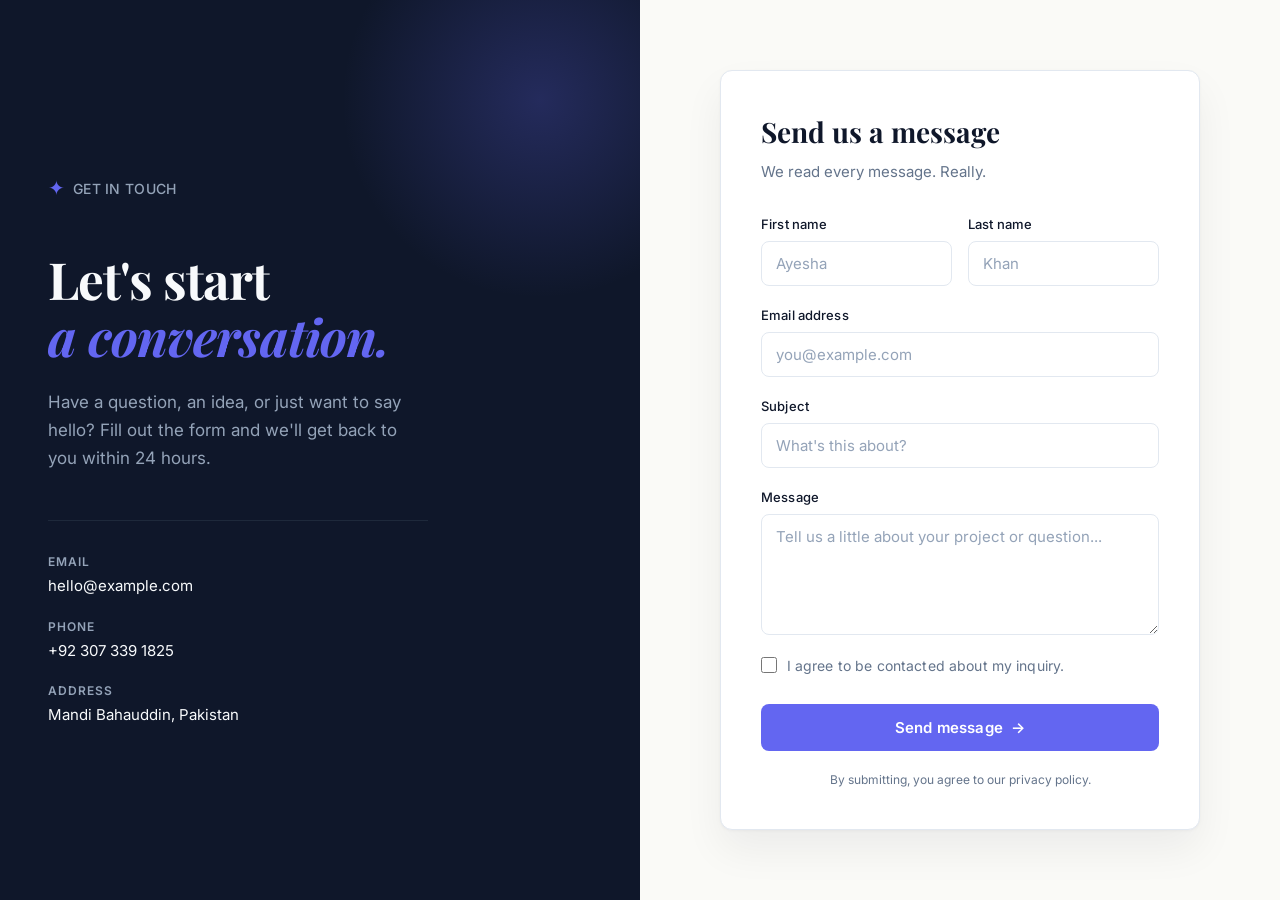
<file: task1-contact-form/index.html>
<!DOCTYPE html>
<html lang="en">
<head>
    <meta charset="UTF-8">
    <meta name="viewport" content="width=device-width, initial-scale=1.0">
    <title>Contact Us | Get in Touch</title>
    <link rel="preconnect" href="https://fonts.googleapis.com">
    <link rel="preconnect" href="https://fonts.gstatic.com" crossorigin>
    <link href="https://fonts.googleapis.com/css2?family=Inter:wght@400;500;600;700&family=Playfair+Display:wght@600;700&display=swap" rel="stylesheet">
    <link rel="stylesheet" href="style.css">
</head>
<body>
    <main class="page">
        <!-- Left panel: brand / info -->
        <section class="info-panel">
            <div class="info-inner">
                <div class="logo">
                    <span class="logo-mark">✦</span>
                    <span class="logo-text">Get in touch</span>
                </div>

                <h1 class="headline">
                    Let's start<br>
                    <span class="accent">a conversation.</span>
                </h1>

                <p class="lede">
                    Have a question, an idea, or just want to say hello? Fill out the form and we'll get back to you within 24 hours.
                </p>

                <ul class="contact-list">
                    <li>
                        <span class="contact-label">Email</span>
                        <span class="contact-value">hello@example.com</span>
                    </li>
                    <li>
                        <span class="contact-label">Phone</span>
                        <span class="contact-value">+92 307 339 1825</span>
                    </li>
                    <li>
                        <span class="contact-label">Address</span>
                        <span class="contact-value">Mandi Bahauddin, Pakistan</span>
                    </li>
                </ul>
            </div>
        </section>

        <!-- Right panel: the form -->
        <section class="form-panel">
            <form class="contact-form" action="#" method="POST">
                <h2 class="form-title">Send us a message</h2>
                <p class="form-sub">We read every message. Really.</p>

                <div class="row">
                    <div class="field">
                        <label for="firstName">First name</label>
                        <input type="text" id="firstName" name="firstName" placeholder="Ayesha" required>
                    </div>
                    <div class="field">
                        <label for="lastName">Last name</label>
                        <input type="text" id="lastName" name="lastName" placeholder="Khan" required>
                    </div>
                </div>

                <div class="field">
                    <label for="email">Email address</label>
                    <input type="email" id="email" name="email" placeholder="you@example.com" required>
                </div>

                <div class="field">
                    <label for="subject">Subject</label>
                    <input type="text" id="subject" name="subject" placeholder="What's this about?" required>
                </div>

                <div class="field">
                    <label for="message">Message</label>
                    <textarea id="message" name="message" rows="5" placeholder="Tell us a little about your project or question..." required></textarea>
                </div>

                <div class="field checkbox-field">
                    <input type="checkbox" id="agree" name="agree" required>
                    <label for="agree">I agree to be contacted about my inquiry.</label>
                </div>

                <button type="submit" class="submit-btn">
                    Send message
                    <span class="arrow">→</span>
                </button>

                <p class="fine-print">By submitting, you agree to our privacy policy.</p>
            </form>
        </section>
    </main>
</body>
</html>
</file>
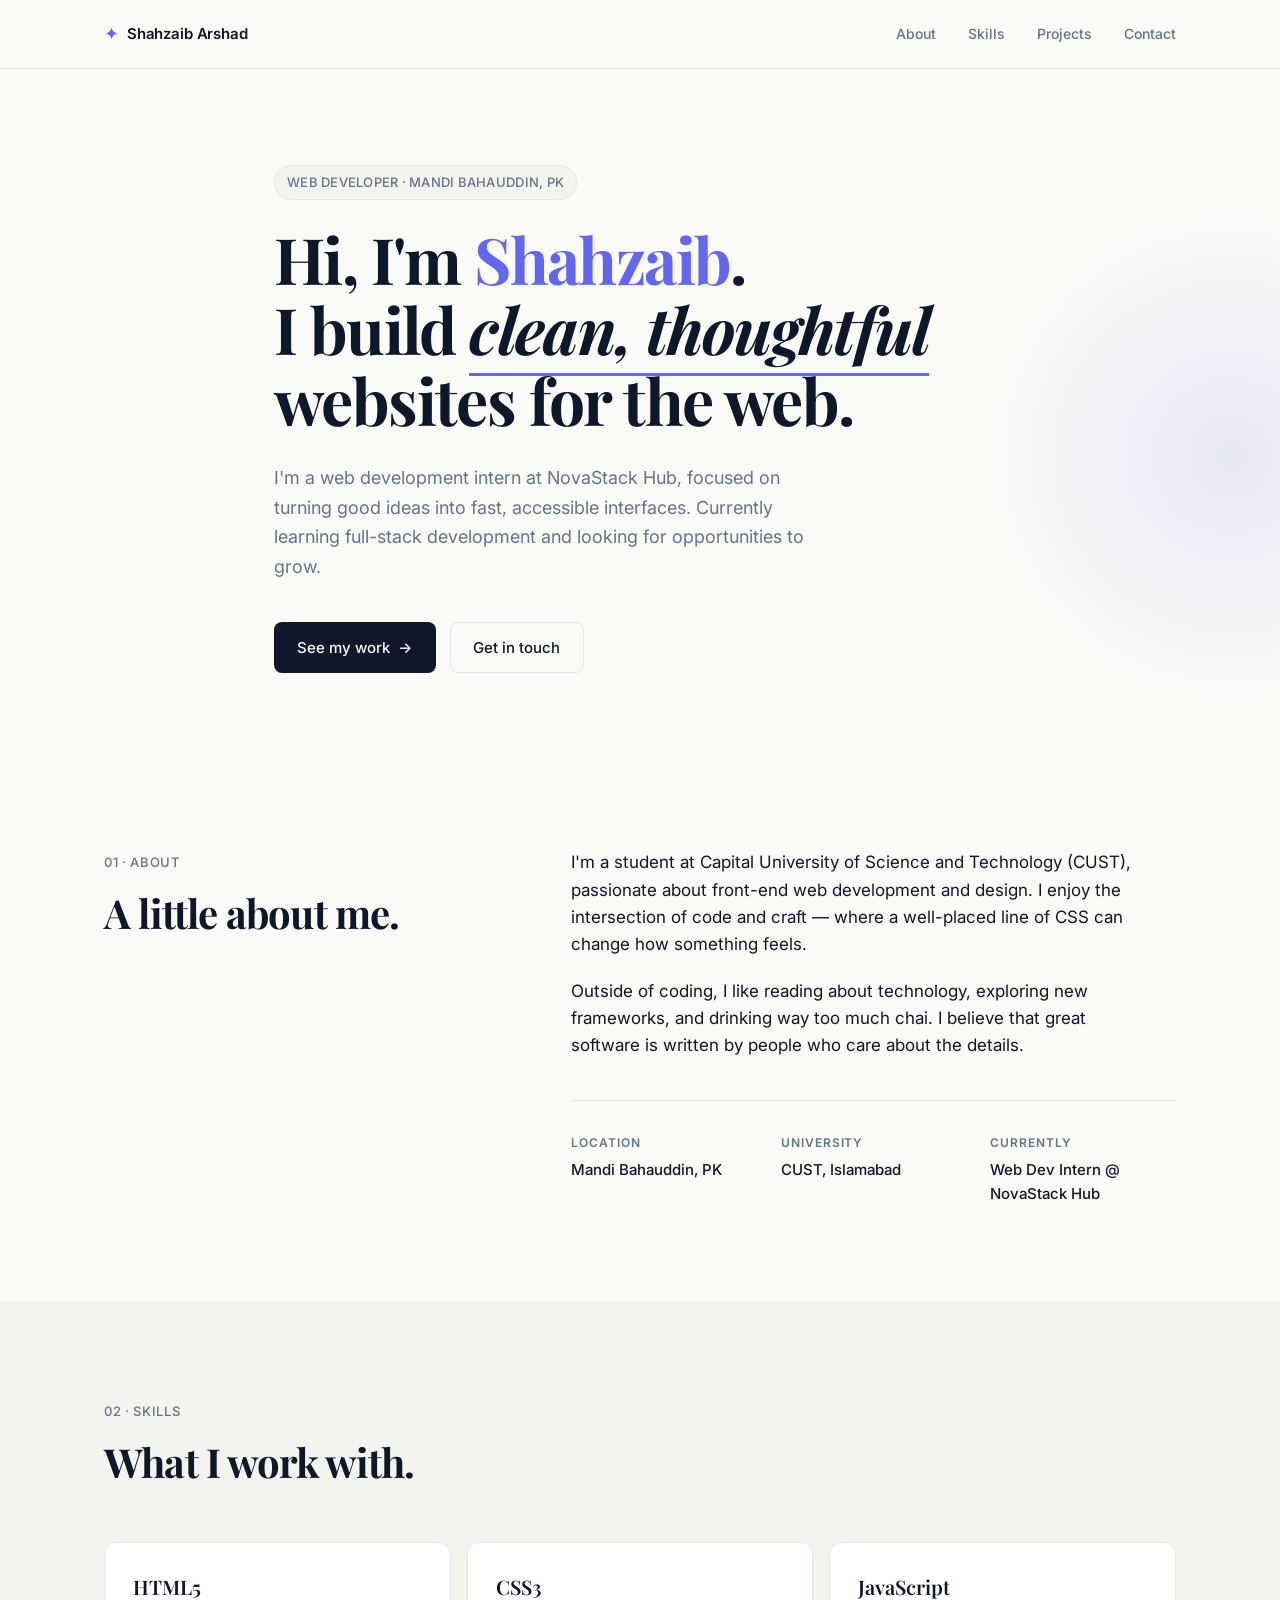
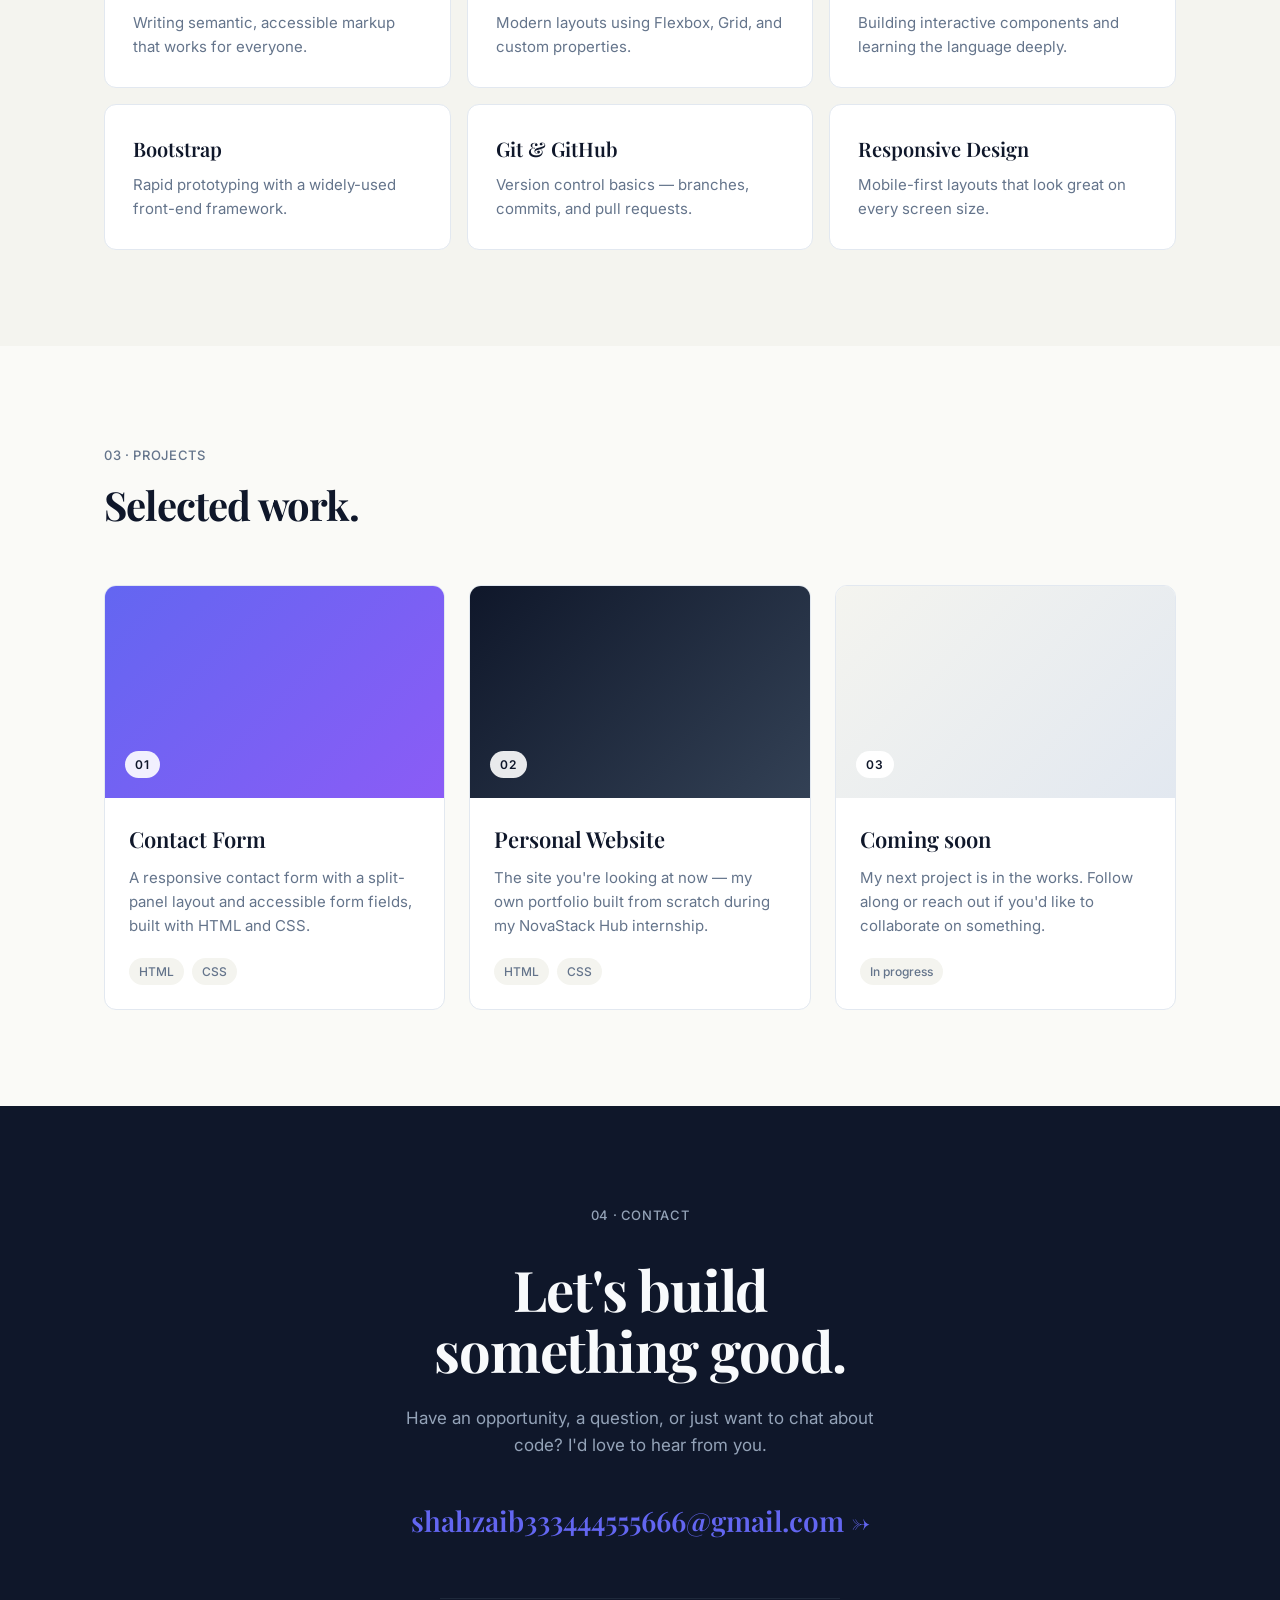
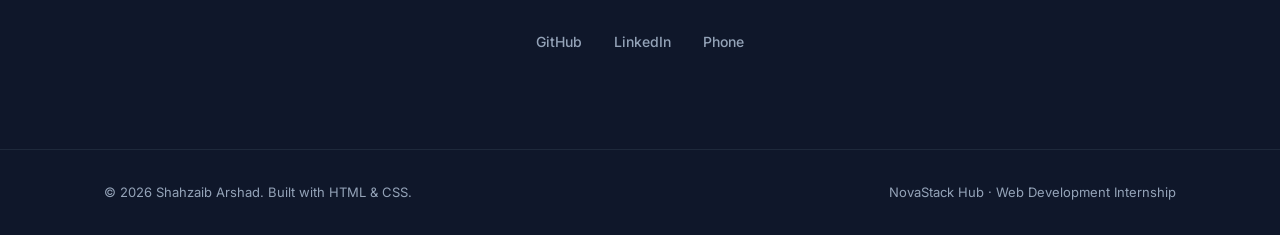
<file: task2-personal-website/index.html>
<!DOCTYPE html>
<html lang="en">
<head>
    <meta charset="UTF-8">
    <meta name="viewport" content="width=device-width, initial-scale=1.0">
    <title>Shahzaib Arshad — Web Developer</title>
    <link rel="preconnect" href="https://fonts.googleapis.com">
    <link rel="preconnect" href="https://fonts.gstatic.com" crossorigin>
    <link href="https://fonts.googleapis.com/css2?family=Inter:wght@400;500;600;700&family=Playfair+Display:wght@600;700&display=swap" rel="stylesheet">
    <link rel="stylesheet" href="style.css">
</head>
<body>

    <!-- ============ NAVIGATION ============ -->
    <nav class="nav">
        <div class="container nav-inner">
            <a href="#" class="nav-brand">
                <span class="brand-mark">✦</span>
                <span>Shahzaib Arshad</span>
            </a>
            <ul class="nav-links">
                <li><a href="#about">About</a></li>
                <li><a href="#skills">Skills</a></li>
                <li><a href="#projects">Projects</a></li>
                <li><a href="#contact">Contact</a></li>
            </ul>
        </div>
    </nav>

    <!-- ============ HERO ============ -->
    <header class="hero">
        <div class="container hero-inner">
            <span class="eyebrow">Web Developer · Mandi Bahauddin, PK</span>

            <h1 class="hero-title">
                Hi, I'm <span class="hero-name">Shahzaib</span>.<br>
                I build <span class="hero-accent">clean, thoughtful</span><br>
                websites for the web.
            </h1>

            <p class="hero-lede">
                I'm a web development intern at NovaStack Hub, focused on turning good ideas into fast, accessible interfaces. Currently learning full-stack development and looking for opportunities to grow.
            </p>

            <div class="hero-actions">
                <a href="#projects" class="btn btn-primary">See my work <span class="arrow">→</span></a>
                <a href="#contact" class="btn btn-secondary">Get in touch</a>
            </div>
        </div>
    </header>

    <!-- ============ ABOUT ============ -->
    <section id="about" class="section">
        <div class="container about-grid">
            <div class="section-head">
                <span class="section-label">01 · About</span>
                <h2 class="section-title">A little about me.</h2>
            </div>

            <div class="about-content">
                <p>
                    I'm a student at Capital University of Science and Technology (CUST), passionate about front-end web development and design. I enjoy the intersection of code and craft — where a well-placed line of CSS can change how something feels.
                </p>
                <p>
                    Outside of coding, I like reading about technology, exploring new frameworks, and drinking way too much chai. I believe that great software is written by people who care about the details.
                </p>

                <dl class="facts">
                    <div>
                        <dt>Location</dt>
                        <dd>Mandi Bahauddin, PK</dd>
                    </div>
                    <div>
                        <dt>University</dt>
                        <dd>CUST, Islamabad</dd>
                    </div>
                    <div>
                        <dt>Currently</dt>
                        <dd>Web Dev Intern @ NovaStack Hub</dd>
                    </div>
                </dl>
            </div>
        </div>
    </section>

    <!-- ============ SKILLS ============ -->
    <section id="skills" class="section section-alt">
        <div class="container">
            <div class="section-head">
                <span class="section-label">02 · Skills</span>
                <h2 class="section-title">What I work with.</h2>
            </div>

            <div class="skills-grid">
                <article class="skill-card">
                    <h3>HTML5</h3>
                    <p>Writing semantic, accessible markup that works for everyone.</p>
                </article>

                <article class="skill-card">
                    <h3>CSS3</h3>
                    <p>Modern layouts using Flexbox, Grid, and custom properties.</p>
                </article>

                <article class="skill-card">
                    <h3>JavaScript</h3>
                    <p>Building interactive components and learning the language deeply.</p>
                </article>

                <article class="skill-card">
                    <h3>Bootstrap</h3>
                    <p>Rapid prototyping with a widely-used front-end framework.</p>
                </article>

                <article class="skill-card">
                    <h3>Git & GitHub</h3>
                    <p>Version control basics — branches, commits, and pull requests.</p>
                </article>

                <article class="skill-card">
                    <h3>Responsive Design</h3>
                    <p>Mobile-first layouts that look great on every screen size.</p>
                </article>
            </div>
        </div>
    </section>

    <!-- ============ PROJECTS ============ -->
    <section id="projects" class="section">
        <div class="container">
            <div class="section-head">
                <span class="section-label">03 · Projects</span>
                <h2 class="section-title">Selected work.</h2>
            </div>

            <div class="projects-grid">
                <!-- Project 1 -->
                <article class="project">
                    <div class="project-thumb project-thumb-1">
                        <span class="project-tag">01</span>
                    </div>
                    <div class="project-body">
                        <h3>Contact Form</h3>
                        <p>A responsive contact form with a split-panel layout and accessible form fields, built with HTML and CSS.</p>
                        <div class="project-meta">
                            <span>HTML</span>
                            <span>CSS</span>
                        </div>
                    </div>
                </article>

                <!-- Project 2 -->
                <article class="project">
                    <div class="project-thumb project-thumb-2">
                        <span class="project-tag">02</span>
                    </div>
                    <div class="project-body">
                        <h3>Personal Website</h3>
                        <p>The site you're looking at now — my own portfolio built from scratch during my NovaStack Hub internship.</p>
                        <div class="project-meta">
                            <span>HTML</span>
                            <span>CSS</span>
                        </div>
                    </div>
                </article>

                <!-- Project 3 - REPLACE with your own -->
                <article class="project">
                    <div class="project-thumb project-thumb-3">
                        <span class="project-tag">03</span>
                    </div>
                    <div class="project-body">
                        <h3>Coming soon</h3>
                        <p>My next project is in the works. Follow along or reach out if you'd like to collaborate on something.</p>
                        <div class="project-meta">
                            <span>In progress</span>
                        </div>
                    </div>
                </article>
            </div>
        </div>
    </section>

    <!-- ============ CONTACT / FOOTER ============ -->
    <section id="contact" class="section contact-section">
        <div class="container contact-inner">
            <span class="section-label light">04 · Contact</span>
            <h2 class="contact-title">Let's build<br>something good.</h2>
            <p class="contact-lede">
                Have an opportunity, a question, or just want to chat about code? I'd love to hear from you.
            </p>
            <a href="mailto:shahzaib333444555666@gmail.com" class="contact-email">shahzaib333444555666@gmail.com →</a>

            <div class="socials">
                <a href="https://github.com/Shazi916" target="_blank" rel="noopener">GitHub</a>
                <a href="https://www.linkedin.com/in/shahzaib-arshad-a9823b348" target="_blank" rel="noopener">LinkedIn</a>
                <a href="tel:+923073391825">Phone</a>
            </div>
        </div>
    </section>

    <footer class="footer">
        <div class="container footer-inner">
            <p>© 2026 Shahzaib Arshad. Built with HTML & CSS.</p>
            <p>NovaStack Hub · Web Development Internship</p>
        </div>
    </footer>

</body>
</html>
</file>
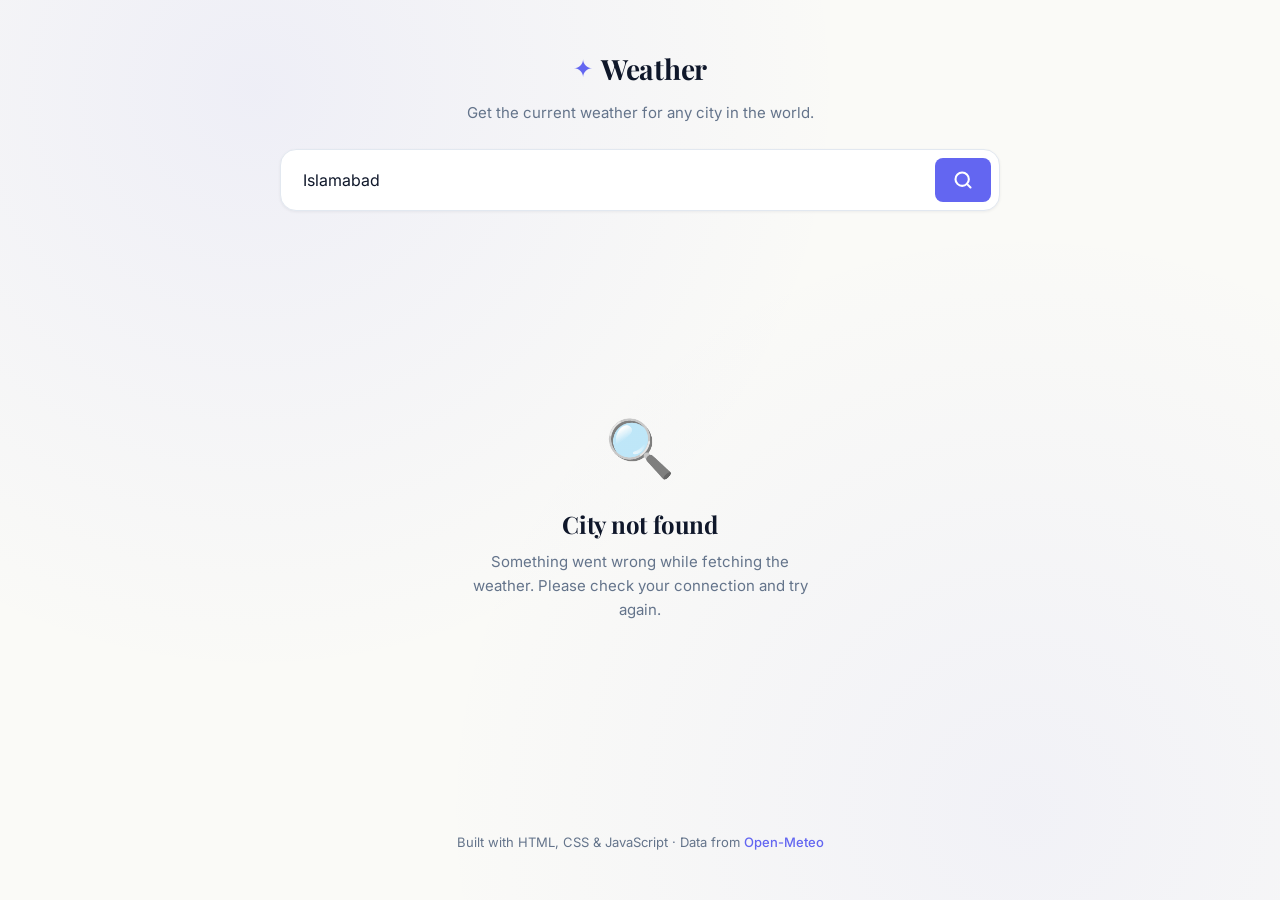
<file: task3-weather-app/index.html>
<!DOCTYPE html>
<html lang="en">
<head>
    <meta charset="UTF-8">
    <meta name="viewport" content="width=device-width, initial-scale=1.0">
    <title>Weather App</title>
    <link rel="preconnect" href="https://fonts.googleapis.com">
    <link rel="preconnect" href="https://fonts.gstatic.com" crossorigin>
    <link href="https://fonts.googleapis.com/css2?family=Inter:wght@400;500;600;700&family=Playfair+Display:wght@600;700&display=swap" rel="stylesheet">
    <link rel="stylesheet" href="style.css">
</head>
<body>

    <div class="app" id="app">

        <!-- Header -->
        <header class="app-header">
            <div class="logo">
                <span class="logo-mark">✦</span>
                <span class="logo-text">Weather</span>
            </div>
            <p class="tagline">Get the current weather for any city in the world.</p>
        </header>

        <!-- Search bar -->
        <form class="search-form" id="searchForm">
            <input
                type="text"
                id="cityInput"
                class="search-input"
                placeholder="Search for a city, e.g. Islamabad"
                autocomplete="off"
                required>
            <button type="submit" class="search-btn" aria-label="Search">
                <svg width="20" height="20" viewBox="0 0 24 24" fill="none" stroke="currentColor" stroke-width="2.5" stroke-linecap="round" stroke-linejoin="round">
                    <circle cx="11" cy="11" r="8"></circle>
                    <line x1="21" y1="21" x2="16.65" y2="16.65"></line>
                </svg>
            </button>
        </form>

        <!-- Weather display area -->
        <main class="weather-container" id="weatherContainer">

            <!-- Empty state (shown by default) -->
            <div class="state state-empty" id="stateEmpty">
                <div class="state-icon">🌍</div>
                <h2 class="state-title">Search for a city</h2>
                <p class="state-text">Type any city name above to see its current weather and today's forecast.</p>
            </div>

            <!-- Loading state -->
            <div class="state state-loading hidden" id="stateLoading">
                <div class="spinner"></div>
                <p class="state-text">Fetching weather data...</p>
            </div>

            <!-- Error state -->
            <div class="state state-error hidden" id="stateError">
                <div class="state-icon">🔍</div>
                <h2 class="state-title">City not found</h2>
                <p class="state-text" id="errorMessage">Try a different spelling or search for a nearby city.</p>
            </div>

            <!-- Weather card (hidden until data loads) -->
            <div class="weather-card hidden" id="weatherCard">
                <!-- Current weather -->
                <div class="current-weather">
                    <div class="location">
                        <h2 class="city" id="cityName">—</h2>
                        <p class="country" id="countryName">—</p>
                    </div>

                    <div class="temp-block">
                        <div class="weather-icon" id="weatherIcon">☀️</div>
                        <div class="temperature" id="temperature">—°</div>
                        <div class="condition" id="condition">—</div>
                    </div>
                </div>

                <!-- Details grid -->
                <div class="details">
                    <div class="detail">
                        <span class="detail-label">Feels like</span>
                        <span class="detail-value" id="feelsLike">—°</span>
                    </div>
                    <div class="detail">
                        <span class="detail-label">Humidity</span>
                        <span class="detail-value" id="humidity">—%</span>
                    </div>
                    <div class="detail">
                        <span class="detail-label">Wind</span>
                        <span class="detail-value" id="wind">— km/h</span>
                    </div>
                    <div class="detail">
                        <span class="detail-label">High / Low</span>
                        <span class="detail-value" id="highLow">—° / —°</span>
                    </div>
                </div>

                <!-- 7-day forecast -->
                <div class="forecast">
                    <h3 class="forecast-title">7-Day Forecast</h3>
                    <div class="forecast-list" id="forecastList">
                        <!-- Populated by JS -->
                    </div>
                </div>
            </div>
        </main>

        <footer class="app-footer">
            <p>Built with HTML, CSS &amp; JavaScript · Data from <a href="https://open-meteo.com/" target="_blank" rel="noopener">Open-Meteo</a></p>
        </footer>

    </div>

    <script src="script.js"></script>
</body>
</html>
</file>
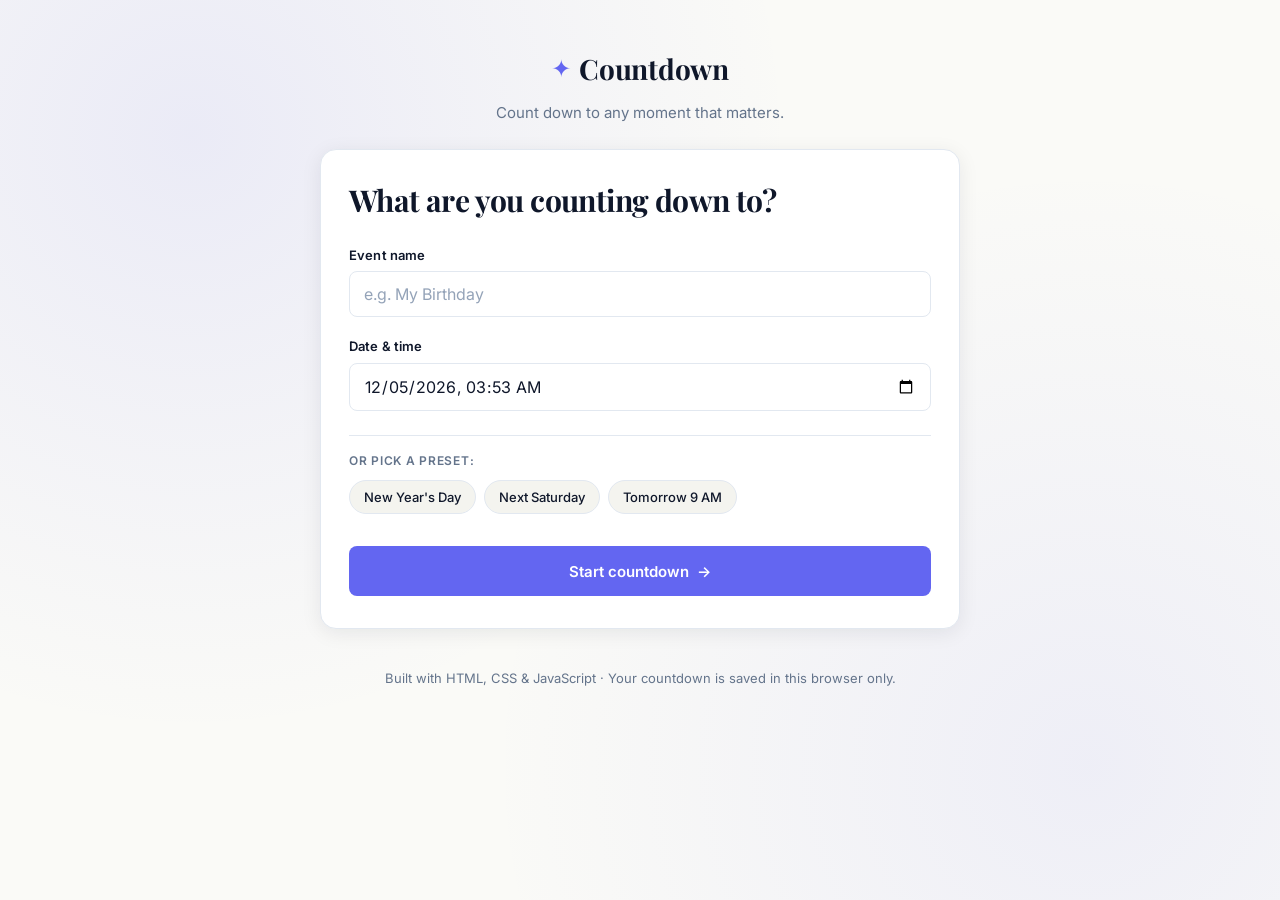
<file: task4-countdown-timer/index.html>
<!DOCTYPE html>
<html lang="en">
<head>
    <meta charset="UTF-8">
    <meta name="viewport" content="width=device-width, initial-scale=1.0">
    <title>Countdown Timer</title>
    <link rel="preconnect" href="https://fonts.googleapis.com">
    <link rel="preconnect" href="https://fonts.gstatic.com" crossorigin>
    <link href="https://fonts.googleapis.com/css2?family=Inter:wght@400;500;600;700&family=Playfair+Display:wght@600;700&display=swap" rel="stylesheet">
    <link rel="stylesheet" href="style.css">
</head>
<body>

    <div class="app">

        <!-- Header -->
        <header class="app-header">
            <div class="logo">
                <span class="logo-mark">✦</span>
                <span class="logo-text">Countdown</span>
            </div>
            <p class="tagline">Count down to any moment that matters.</p>
        </header>

        <!-- Main card -->
        <main class="timer-card">

            <!-- Setup view (visible by default) -->
            <section class="setup-view" id="setupView">
                <h2 class="setup-title">What are you counting down to?</h2>

                <form class="setup-form" id="setupForm">
                    <div class="field">
                        <label for="eventName">Event name</label>
                        <input
                            type="text"
                            id="eventName"
                            placeholder="e.g. My Birthday"
                            maxlength="60"
                            required>
                    </div>

                    <div class="field">
                        <label for="targetDate">Date &amp; time</label>
                        <input type="datetime-local" id="targetDate" required>
                    </div>

                    <div class="presets">
                        <p class="presets-label">Or pick a preset:</p>
                        <div class="preset-btns">
                            <button type="button" class="preset-btn" data-preset="newYear">New Year's Day</button>
                            <button type="button" class="preset-btn" data-preset="weekend">Next Saturday</button>
                            <button type="button" class="preset-btn" data-preset="tomorrow">Tomorrow 9 AM</button>
                        </div>
                    </div>

                    <button type="submit" class="start-btn">
                        Start countdown
                        <span class="arrow">→</span>
                    </button>
                </form>
            </section>

            <!-- Countdown view (hidden until timer is set) -->
            <section class="countdown-view hidden" id="countdownView">
                <div class="event-header">
                    <p class="event-label">Counting down to</p>
                    <h2 class="event-name" id="eventLabel">—</h2>
                    <p class="event-date" id="eventDate">—</p>
                </div>

                <div class="digits" id="digits">
                    <div class="digit-block">
                        <div class="digit" id="daysDigit">00</div>
                        <div class="digit-label">Days</div>
                    </div>
                    <div class="digit-block">
                        <div class="digit" id="hoursDigit">00</div>
                        <div class="digit-label">Hours</div>
                    </div>
                    <div class="digit-block">
                        <div class="digit" id="minutesDigit">00</div>
                        <div class="digit-label">Minutes</div>
                    </div>
                    <div class="digit-block">
                        <div class="digit" id="secondsDigit">00</div>
                        <div class="digit-label">Seconds</div>
                    </div>
                </div>

                <!-- Progress bar -->
                <div class="progress-wrap">
                    <div class="progress-bar" id="progressBar"></div>
                </div>
                <p class="progress-text" id="progressText">—</p>

                <div class="actions">
                    <button type="button" class="btn btn-secondary" id="changeBtn">Change event</button>
                </div>
            </section>

            <!-- Completed view (shown when timer hits zero) -->
            <section class="done-view hidden" id="doneView">
                <div class="done-icon">🎉</div>
                <h2 class="done-title">The moment is here!</h2>
                <p class="done-text" id="doneText">Your countdown for "—" has ended. Congratulations!</p>
                <button type="button" class="btn btn-primary" id="newTimerBtn">Start a new countdown</button>
            </section>

        </main>

        <footer class="app-footer">
            <p>Built with HTML, CSS &amp; JavaScript · Your countdown is saved in this browser only.</p>
        </footer>

    </div>

    <script src="script.js"></script>
</body>
</html>
</file>
<file: task1-contact-form/style.css>
/* ---------- Design tokens ---------- */
:root {
    --bg: #fafaf7;
    --panel-dark: #0f172a;
    --panel-light: #ffffff;
    --ink: #0f172a;
    --ink-inverse: #f8fafc;
    --muted: #64748b;
    --muted-dark: #94a3b8;
    --accent: #6366f1;
    --accent-hover: #4f46e5;
    --border: #e2e8f0;
    --border-dark: #1e293b;
    --shadow: 0 1px 3px rgba(15, 23, 42, 0.04), 0 20px 40px rgba(15, 23, 42, 0.06);
}

/* ---------- Reset ---------- */
*, *::before, *::after {
    box-sizing: border-box;
    margin: 0;
    padding: 0;
}

html, body {
    height: 100%;
}

body {
    font-family: 'Inter', system-ui, -apple-system, sans-serif;
    background-color: var(--bg);
    color: var(--ink);
    line-height: 1.5;
    -webkit-font-smoothing: antialiased;
}

/* ---------- Page layout ---------- */
.page {
    min-height: 100vh;
    display: grid;
    grid-template-columns: 1fr 1fr;
}

/* ---------- Left info panel ---------- */
.info-panel {
    background: var(--panel-dark);
    color: var(--ink-inverse);
    padding: 4rem 3rem;
    display: flex;
    align-items: center;
    position: relative;
    overflow: hidden;
}

/* Subtle decorative gradient accent in top-right of dark panel */
.info-panel::after {
    content: "";
    position: absolute;
    top: -100px;
    right: -100px;
    width: 400px;
    height: 400px;
    background: radial-gradient(circle, rgba(99, 102, 241, 0.25), transparent 70%);
    pointer-events: none;
}

.info-inner {
    max-width: 440px;
    position: relative;
    z-index: 1;
}

.logo {
    display: inline-flex;
    align-items: center;
    gap: 0.5rem;
    font-size: 0.875rem;
    font-weight: 500;
    letter-spacing: 0.02em;
    color: var(--muted-dark);
    margin-bottom: 3rem;
    text-transform: uppercase;
}

.logo-mark {
    color: var(--accent);
    font-size: 1.25rem;
}

.headline {
    font-family: 'Playfair Display', Georgia, serif;
    font-size: clamp(2.25rem, 4vw, 3.25rem);
    font-weight: 700;
    line-height: 1.1;
    letter-spacing: -0.02em;
    margin-bottom: 1.5rem;
}

.accent {
    color: var(--accent);
    font-style: italic;
}

.lede {
    color: var(--muted-dark);
    font-size: 1.0625rem;
    line-height: 1.65;
    margin-bottom: 3rem;
    max-width: 380px;
}

.contact-list {
    list-style: none;
    display: flex;
    flex-direction: column;
    gap: 1.25rem;
    padding-top: 2rem;
    border-top: 1px solid var(--border-dark);
}

.contact-list li {
    display: flex;
    flex-direction: column;
    gap: 0.25rem;
}

.contact-label {
    font-size: 0.75rem;
    font-weight: 600;
    text-transform: uppercase;
    letter-spacing: 0.08em;
    color: var(--muted-dark);
}

.contact-value {
    font-size: 0.9375rem;
    color: var(--ink-inverse);
}

/* ---------- Right form panel ---------- */
.form-panel {
    padding: 4rem 3rem;
    display: flex;
    align-items: center;
    justify-content: center;
}

.contact-form {
    width: 100%;
    max-width: 480px;
    background: var(--panel-light);
    padding: 2.5rem;
    border-radius: 12px;
    box-shadow: var(--shadow);
    border: 1px solid var(--border);
}

.form-title {
    font-family: 'Playfair Display', Georgia, serif;
    font-size: 1.75rem;
    font-weight: 700;
    color: var(--ink);
    margin-bottom: 0.5rem;
}

.form-sub {
    color: var(--muted);
    font-size: 0.9375rem;
    margin-bottom: 2rem;
}

/* ---------- Form fields ---------- */
.row {
    display: grid;
    grid-template-columns: 1fr 1fr;
    gap: 1rem;
    margin-bottom: 1.25rem;
}

.field {
    display: flex;
    flex-direction: column;
    gap: 0.4rem;
    margin-bottom: 1.25rem;
}

.row .field {
    margin-bottom: 0;
}

.field label {
    font-size: 0.8125rem;
    font-weight: 500;
    color: var(--ink);
    letter-spacing: 0.01em;
}

.field input[type="text"],
.field input[type="email"],
.field textarea {
    font-family: inherit;
    font-size: 0.9375rem;
    color: var(--ink);
    background: var(--panel-light);
    border: 1px solid var(--border);
    border-radius: 8px;
    padding: 0.75rem 0.875rem;
    transition: border-color 0.15s ease, box-shadow 0.15s ease;
    width: 100%;
}

.field input::placeholder,
.field textarea::placeholder {
    color: var(--muted-dark);
}

.field input:focus,
.field textarea:focus {
    outline: none;
    border-color: var(--accent);
    box-shadow: 0 0 0 3px rgba(99, 102, 241, 0.12);
}

.field textarea {
    resize: vertical;
    min-height: 110px;
    font-family: inherit;
}

/* ---------- Checkbox ---------- */
.checkbox-field {
    flex-direction: row;
    align-items: center;
    gap: 0.6rem;
    margin-top: 0.5rem;
}

.checkbox-field input[type="checkbox"] {
    width: 1rem;
    height: 1rem;
    accent-color: var(--accent);
    cursor: pointer;
}

.checkbox-field label {
    font-weight: 400;
    color: var(--muted);
    cursor: pointer;
    font-size: 0.875rem;
}

/* ---------- Submit button ---------- */
.submit-btn {
    display: inline-flex;
    align-items: center;
    justify-content: center;
    gap: 0.5rem;
    width: 100%;
    background: var(--accent);
    color: white;
    font-family: inherit;
    font-size: 0.9375rem;
    font-weight: 600;
    letter-spacing: 0.01em;
    border: none;
    border-radius: 8px;
    padding: 0.9rem 1.25rem;
    cursor: pointer;
    transition: background 0.15s ease, transform 0.1s ease;
    margin-top: 0.5rem;
}

.submit-btn:hover {
    background: var(--accent-hover);
}

.submit-btn:active {
    transform: translateY(1px);
}

.submit-btn:focus-visible {
    outline: 2px solid var(--accent);
    outline-offset: 2px;
}

.arrow {
    transition: transform 0.2s ease;
    display: inline-block;
}

.submit-btn:hover .arrow {
    transform: translateX(3px);
}

.fine-print {
    text-align: center;
    font-size: 0.75rem;
    color: var(--muted);
    margin-top: 1.25rem;
}

/* ---------- Responsive: stack on mobile ---------- */
@media (max-width: 900px) {
    .page {
        grid-template-columns: 1fr;
    }

    .info-panel {
        padding: 3rem 1.5rem;
    }

    .form-panel {
        padding: 2rem 1.5rem 3rem;
    }

    .contact-form {
        padding: 2rem 1.5rem;
    }

    .lede {
        margin-bottom: 2rem;
    }
}

@media (max-width: 500px) {
    .row {
        grid-template-columns: 1fr;
        gap: 0;
    }

    .row .field {
        margin-bottom: 1.25rem;
    }

    .contact-form {
        padding: 1.5rem 1.25rem;
    }
}

/* ---------- Respect reduced motion ---------- */
@media (prefers-reduced-motion: reduce) {
    * {
        transition: none !important;
    }
}
</file>
<file: task2-personal-website/style.css>
/* ========================================
   Design Tokens
   ======================================== */
:root {
    --bg: #fafaf7;
    --bg-alt: #f4f4ef;
    --bg-dark: #0f172a;
    --ink: #0f172a;
    --ink-inverse: #f8fafc;
    --muted: #64748b;
    --muted-dark: #94a3b8;
    --accent: #6366f1;
    --accent-hover: #4f46e5;
    --border: #e2e8f0;
    --border-dark: #1e293b;
    --radius: 12px;
    --shadow-sm: 0 1px 2px rgba(15, 23, 42, 0.05);
    --shadow-md: 0 4px 20px rgba(15, 23, 42, 0.08);
    --container-max: 1120px;
}

/* ========================================
   Reset & base
   ======================================== */
*, *::before, *::after {
    box-sizing: border-box;
    margin: 0;
    padding: 0;
}

html {
    scroll-behavior: smooth;
}

body {
    font-family: 'Inter', system-ui, -apple-system, sans-serif;
    background: var(--bg);
    color: var(--ink);
    line-height: 1.6;
    -webkit-font-smoothing: antialiased;
}

img {
    max-width: 100%;
    display: block;
}

a {
    color: inherit;
    text-decoration: none;
}

.container {
    max-width: var(--container-max);
    margin: 0 auto;
    padding: 0 1.5rem;
}

/* ========================================
   Navigation
   ======================================== */
.nav {
    position: sticky;
    top: 0;
    z-index: 50;
    background: rgba(250, 250, 247, 0.85);
    backdrop-filter: blur(10px);
    -webkit-backdrop-filter: blur(10px);
    border-bottom: 1px solid var(--border);
}

.nav-inner {
    display: flex;
    align-items: center;
    justify-content: space-between;
    height: 68px;
}

.nav-brand {
    display: inline-flex;
    align-items: center;
    gap: 0.5rem;
    font-weight: 600;
    font-size: 0.9375rem;
    letter-spacing: -0.01em;
}

.brand-mark {
    color: var(--accent);
    font-size: 1.125rem;
}

.nav-links {
    list-style: none;
    display: flex;
    gap: 2rem;
}

.nav-links a {
    font-size: 0.875rem;
    font-weight: 500;
    color: var(--muted);
    transition: color 0.15s ease;
}

.nav-links a:hover {
    color: var(--ink);
}

/* ========================================
   Hero
   ======================================== */
.hero {
    padding: 6rem 0 5rem;
    position: relative;
    overflow: hidden;
}

.hero::after {
    content: "";
    position: absolute;
    top: 20%;
    right: -200px;
    width: 500px;
    height: 500px;
    background: radial-gradient(circle, rgba(99, 102, 241, 0.12), transparent 70%);
    pointer-events: none;
    z-index: 0;
}

.hero-inner {
    position: relative;
    z-index: 1;
    max-width: 780px;
}

.eyebrow {
    display: inline-block;
    font-size: 0.8125rem;
    font-weight: 500;
    color: var(--muted);
    letter-spacing: 0.02em;
    text-transform: uppercase;
    margin-bottom: 1.5rem;
    padding: 0.375rem 0.75rem;
    border: 1px solid var(--border);
    border-radius: 999px;
    background: var(--bg-alt);
}

.hero-title {
    font-family: 'Playfair Display', Georgia, serif;
    font-size: clamp(2.25rem, 5vw, 4rem);
    font-weight: 700;
    line-height: 1.1;
    letter-spacing: -0.025em;
    margin-bottom: 1.75rem;
}

.hero-name {
    color: var(--accent);
}

.hero-accent {
    font-style: italic;
    color: var(--ink);
    border-bottom: 3px solid var(--accent);
    padding-bottom: 2px;
}

.hero-lede {
    font-size: 1.125rem;
    color: var(--muted);
    line-height: 1.65;
    margin-bottom: 2.5rem;
    max-width: 560px;
}

.hero-actions {
    display: flex;
    gap: 0.875rem;
    flex-wrap: wrap;
}

/* ========================================
   Buttons
   ======================================== */
.btn {
    display: inline-flex;
    align-items: center;
    gap: 0.5rem;
    padding: 0.8rem 1.4rem;
    font-size: 0.9375rem;
    font-weight: 500;
    border-radius: 8px;
    transition: all 0.15s ease;
    cursor: pointer;
    border: 1px solid transparent;
}

.btn-primary {
    background: var(--ink);
    color: var(--ink-inverse);
}

.btn-primary:hover {
    background: var(--accent);
}

.btn-secondary {
    background: transparent;
    color: var(--ink);
    border-color: var(--border);
}

.btn-secondary:hover {
    border-color: var(--ink);
    background: var(--bg-alt);
}

.arrow {
    transition: transform 0.2s ease;
    display: inline-block;
}

.btn:hover .arrow {
    transform: translateX(3px);
}

/* ========================================
   Sections (shared)
   ======================================== */
.section {
    padding: 6rem 0;
}

.section-alt {
    background: var(--bg-alt);
}

.section-head {
    margin-bottom: 3.5rem;
    max-width: 620px;
}

.section-label {
    display: inline-block;
    font-size: 0.8125rem;
    font-weight: 500;
    color: var(--muted);
    letter-spacing: 0.05em;
    text-transform: uppercase;
    margin-bottom: 1rem;
}

.section-label.light {
    color: var(--muted-dark);
}

.section-title {
    font-family: 'Playfair Display', Georgia, serif;
    font-size: clamp(1.75rem, 3.5vw, 2.5rem);
    font-weight: 700;
    letter-spacing: -0.02em;
    line-height: 1.2;
}

/* ========================================
   About
   ======================================== */
.about-grid {
    display: grid;
    grid-template-columns: 1fr 1.5fr;
    gap: 4rem;
    align-items: start;
}

.about-content p {
    color: var(--ink);
    font-size: 1.0625rem;
    margin-bottom: 1.25rem;
    max-width: 560px;
}

.about-content p:last-of-type {
    margin-bottom: 2.5rem;
}

.facts {
    display: grid;
    grid-template-columns: repeat(auto-fit, minmax(150px, 1fr));
    gap: 1.5rem;
    padding-top: 2rem;
    border-top: 1px solid var(--border);
}

.facts dt {
    font-size: 0.75rem;
    font-weight: 600;
    color: var(--muted);
    letter-spacing: 0.08em;
    text-transform: uppercase;
    margin-bottom: 0.375rem;
}

.facts dd {
    font-size: 0.9375rem;
    color: var(--ink);
    font-weight: 500;
}

/* ========================================
   Skills
   ======================================== */
.skills-grid {
    display: grid;
    grid-template-columns: repeat(auto-fit, minmax(260px, 1fr));
    gap: 1rem;
}

.skill-card {
    background: white;
    border: 1px solid var(--border);
    border-radius: var(--radius);
    padding: 1.75rem;
    transition: transform 0.2s ease, border-color 0.2s ease, box-shadow 0.2s ease;
}

.skill-card:hover {
    transform: translateY(-2px);
    border-color: var(--accent);
    box-shadow: var(--shadow-md);
}

.skill-card h3 {
    font-family: 'Playfair Display', Georgia, serif;
    font-size: 1.25rem;
    font-weight: 600;
    margin-bottom: 0.5rem;
    color: var(--ink);
}

.skill-card p {
    font-size: 0.9375rem;
    color: var(--muted);
    line-height: 1.6;
}

/* ========================================
   Projects
   ======================================== */
.projects-grid {
    display: grid;
    grid-template-columns: repeat(auto-fit, minmax(300px, 1fr));
    gap: 1.5rem;
}

.project {
    background: white;
    border: 1px solid var(--border);
    border-radius: var(--radius);
    overflow: hidden;
    transition: transform 0.2s ease, box-shadow 0.2s ease;
}

.project:hover {
    transform: translateY(-4px);
    box-shadow: var(--shadow-md);
}

.project-thumb {
    aspect-ratio: 16 / 10;
    display: flex;
    align-items: flex-end;
    justify-content: flex-start;
    padding: 1.25rem;
    position: relative;
}

.project-thumb-1 {
    background: linear-gradient(135deg, #6366f1 0%, #8b5cf6 100%);
}

.project-thumb-2 {
    background: linear-gradient(135deg, #0f172a 0%, #334155 100%);
}

.project-thumb-3 {
    background: linear-gradient(135deg, #f4f4ef 0%, #e2e8f0 100%);
}

.project-tag {
    font-size: 0.75rem;
    font-weight: 600;
    letter-spacing: 0.08em;
    background: rgba(255, 255, 255, 0.9);
    color: var(--ink);
    padding: 0.25rem 0.625rem;
    border-radius: 999px;
}

.project-thumb-3 .project-tag {
    background: white;
}

.project-body {
    padding: 1.5rem;
}

.project-body h3 {
    font-family: 'Playfair Display', Georgia, serif;
    font-size: 1.375rem;
    font-weight: 600;
    margin-bottom: 0.5rem;
}

.project-body p {
    font-size: 0.9375rem;
    color: var(--muted);
    margin-bottom: 1.25rem;
    line-height: 1.6;
}

.project-meta {
    display: flex;
    gap: 0.5rem;
    flex-wrap: wrap;
}

.project-meta span {
    font-size: 0.75rem;
    font-weight: 500;
    color: var(--muted);
    background: var(--bg-alt);
    padding: 0.25rem 0.625rem;
    border-radius: 999px;
}

/* ========================================
   Contact section (dark)
   ======================================== */
.contact-section {
    background: var(--bg-dark);
    color: var(--ink-inverse);
    padding: 6rem 0;
}

.contact-inner {
    max-width: 720px;
    text-align: center;
    margin: 0 auto;
}

.contact-title {
    font-family: 'Playfair Display', Georgia, serif;
    font-size: clamp(2.25rem, 5vw, 3.5rem);
    font-weight: 700;
    line-height: 1.1;
    letter-spacing: -0.02em;
    margin: 1rem 0 1.5rem;
}

.contact-lede {
    color: var(--muted-dark);
    font-size: 1.0625rem;
    margin-bottom: 2.5rem;
    max-width: 480px;
    margin-left: auto;
    margin-right: auto;
}

.contact-email {
    display: inline-block;
    font-family: 'Playfair Display', Georgia, serif;
    font-size: clamp(1.25rem, 2.5vw, 1.75rem);
    color: var(--accent);
    font-weight: 600;
    border-bottom: 2px solid transparent;
    padding-bottom: 4px;
    transition: border-color 0.2s ease;
    margin-bottom: 3rem;
}

.contact-email:hover {
    border-color: var(--accent);
}

.socials {
    display: flex;
    gap: 2rem;
    justify-content: center;
    padding-top: 2rem;
    border-top: 1px solid var(--border-dark);
    max-width: 400px;
    margin: 0 auto;
}

.socials a {
    font-size: 0.875rem;
    color: var(--muted-dark);
    font-weight: 500;
    transition: color 0.15s ease;
}

.socials a:hover {
    color: var(--accent);
}

/* ========================================
   Footer
   ======================================== */
.footer {
    background: var(--bg-dark);
    color: var(--muted-dark);
    padding: 2rem 0;
    border-top: 1px solid var(--border-dark);
}

.footer-inner {
    display: flex;
    justify-content: space-between;
    align-items: center;
    font-size: 0.8125rem;
    gap: 1rem;
    flex-wrap: wrap;
}

/* ========================================
   Focus states (accessibility)
   ======================================== */
a:focus-visible,
button:focus-visible {
    outline: 2px solid var(--accent);
    outline-offset: 3px;
    border-radius: 4px;
}

/* ========================================
   Responsive
   ======================================== */
@media (max-width: 800px) {
    .nav-links {
        gap: 1.25rem;
    }

    .nav-links a {
        font-size: 0.8125rem;
    }

    .hero {
        padding: 4rem 0 3rem;
    }

    .section {
        padding: 4rem 0;
    }

    .about-grid {
        grid-template-columns: 1fr;
        gap: 2rem;
    }

    .section-head {
        margin-bottom: 2.5rem;
    }
}

@media (max-width: 500px) {
    .nav-inner {
        height: 60px;
    }

    .nav-links {
        gap: 1rem;
    }

    .hero-actions {
        flex-direction: column;
        align-items: stretch;
    }

    .btn {
        justify-content: center;
    }

    .socials {
        gap: 1.25rem;
    }

    .footer-inner {
        flex-direction: column;
        align-items: flex-start;
        gap: 0.5rem;
    }
}

/* Reduced motion */
@media (prefers-reduced-motion: reduce) {
    *,
    *::before,
    *::after {
        transition: none !important;
        animation: none !important;
        scroll-behavior: auto !important;
    }
}
</file>
<file: task3-weather-app/style.css>
/* ========================================
   Design tokens (matches Level 1 palette)
   ======================================== */
:root {
    --bg: #fafaf7;
    --bg-alt: #f4f4ef;
    --panel: #ffffff;
    --panel-dark: #0f172a;
    --ink: #0f172a;
    --ink-inverse: #f8fafc;
    --muted: #64748b;
    --muted-dark: #94a3b8;
    --accent: #6366f1;
    --accent-hover: #4f46e5;
    --border: #e2e8f0;
    --border-dark: #1e293b;
    --radius: 16px;
    --radius-sm: 8px;
    --shadow-sm: 0 1px 3px rgba(15, 23, 42, 0.06);
    --shadow-md: 0 4px 20px rgba(15, 23, 42, 0.08);
    --shadow-lg: 0 20px 60px rgba(15, 23, 42, 0.10);
}

/* ========================================
   Reset & base
   ======================================== */
*, *::before, *::after {
    box-sizing: border-box;
    margin: 0;
    padding: 0;
}

body {
    font-family: 'Inter', system-ui, -apple-system, sans-serif;
    color: var(--ink);
    line-height: 1.5;
    -webkit-font-smoothing: antialiased;
    min-height: 100vh;
    background: var(--bg);
    /* Subtle radial gradient overlay */
    background-image:
        radial-gradient(circle at 20% 10%, rgba(99, 102, 241, 0.08), transparent 45%),
        radial-gradient(circle at 80% 90%, rgba(99, 102, 241, 0.06), transparent 45%);
    background-attachment: fixed;
    padding: 2rem 1.25rem;
}

/* ========================================
   App container
   ======================================== */
.app {
    max-width: 720px;
    margin: 0 auto;
    display: flex;
    flex-direction: column;
    gap: 1.5rem;
    min-height: calc(100vh - 4rem);
}

/* ========================================
   Header
   ======================================== */
.app-header {
    text-align: center;
    padding-top: 1rem;
}

.logo {
    display: inline-flex;
    align-items: center;
    gap: 0.5rem;
    margin-bottom: 0.75rem;
}

.logo-mark {
    color: var(--accent);
    font-size: 1.5rem;
}

.logo-text {
    font-family: 'Playfair Display', Georgia, serif;
    font-size: 1.75rem;
    font-weight: 700;
    color: var(--ink);
    letter-spacing: -0.01em;
}

.tagline {
    color: var(--muted);
    font-size: 0.9375rem;
}

/* ========================================
   Search form
   ======================================== */
.search-form {
    display: flex;
    gap: 0.5rem;
    background: var(--panel);
    padding: 0.5rem;
    border-radius: var(--radius);
    border: 1px solid var(--border);
    box-shadow: var(--shadow-sm);
    transition: box-shadow 0.15s ease, border-color 0.15s ease;
}

.search-form:focus-within {
    border-color: var(--accent);
    box-shadow: 0 0 0 4px rgba(99, 102, 241, 0.10);
}

.search-input {
    flex: 1;
    border: none;
    background: transparent;
    padding: 0.75rem 0.875rem;
    font-family: inherit;
    font-size: 1rem;
    color: var(--ink);
    outline: none;
}

.search-input::placeholder {
    color: var(--muted-dark);
}

.search-btn {
    display: flex;
    align-items: center;
    justify-content: center;
    background: var(--accent);
    color: white;
    border: none;
    border-radius: var(--radius-sm);
    padding: 0 1.125rem;
    cursor: pointer;
    transition: background 0.15s ease;
}

.search-btn:hover {
    background: var(--accent-hover);
}

.search-btn:active {
    transform: scale(0.98);
}

/* ========================================
   Weather container / state displays
   ======================================== */
.weather-container {
    flex: 1;
    display: flex;
    align-items: center;
    justify-content: center;
}

.hidden {
    display: none !important;
}

.state {
    text-align: center;
    padding: 3rem 1.5rem;
    max-width: 400px;
}

.state-icon {
    font-size: 3.5rem;
    margin-bottom: 1rem;
    opacity: 0.8;
}

.state-title {
    font-family: 'Playfair Display', Georgia, serif;
    font-size: 1.5rem;
    font-weight: 700;
    color: var(--ink);
    margin-bottom: 0.5rem;
    letter-spacing: -0.01em;
}

.state-text {
    color: var(--muted);
    font-size: 0.9375rem;
    line-height: 1.6;
}

.spinner {
    width: 40px;
    height: 40px;
    border: 3px solid var(--border);
    border-top-color: var(--accent);
    border-radius: 50%;
    animation: spin 0.8s linear infinite;
    margin: 0 auto 1.25rem;
}

@keyframes spin {
    to { transform: rotate(360deg); }
}

/* ========================================
   Weather card
   ======================================== */
.weather-card {
    width: 100%;
    background: var(--panel);
    border-radius: var(--radius);
    border: 1px solid var(--border);
    box-shadow: var(--shadow-md);
    overflow: hidden;
    animation: fadeIn 0.4s ease;
}

@keyframes fadeIn {
    from { opacity: 0; transform: translateY(8px); }
    to   { opacity: 1; transform: translateY(0); }
}

/* Current weather section (dark, hero-style) */
.current-weather {
    background: var(--panel-dark);
    color: var(--ink-inverse);
    padding: 2rem 1.75rem;
    position: relative;
    overflow: hidden;
}

.current-weather::after {
    content: "";
    position: absolute;
    top: -50%;
    right: -20%;
    width: 400px;
    height: 400px;
    background: radial-gradient(circle, rgba(99, 102, 241, 0.25), transparent 65%);
    pointer-events: none;
}

.location {
    margin-bottom: 1.75rem;
    position: relative;
    z-index: 1;
}

.city {
    font-family: 'Playfair Display', Georgia, serif;
    font-size: clamp(1.75rem, 4vw, 2.25rem);
    font-weight: 700;
    letter-spacing: -0.02em;
    margin-bottom: 0.25rem;
}

.country {
    color: var(--muted-dark);
    font-size: 0.9375rem;
    font-weight: 500;
}

.temp-block {
    text-align: center;
    position: relative;
    z-index: 1;
}

.weather-icon {
    font-size: 4rem;
    line-height: 1;
    margin-bottom: 0.75rem;
    display: block;
}

.temperature {
    font-family: 'Playfair Display', Georgia, serif;
    font-size: clamp(4rem, 12vw, 5.5rem);
    font-weight: 700;
    line-height: 1;
    letter-spacing: -0.04em;
    margin-bottom: 0.5rem;
}

.condition {
    font-size: 1.0625rem;
    color: var(--muted-dark);
    font-weight: 500;
    text-transform: capitalize;
}

/* Details grid */
.details {
    display: grid;
    grid-template-columns: repeat(2, 1fr);
    gap: 0;
    background: var(--bg-alt);
    border-top: 1px solid var(--border);
}

.detail {
    padding: 1.25rem 1.5rem;
    display: flex;
    flex-direction: column;
    gap: 0.25rem;
    border-right: 1px solid var(--border);
    border-bottom: 1px solid var(--border);
}

.detail:nth-child(2n) { border-right: none; }
.detail:nth-last-child(-n+2) { border-bottom: none; }

.detail-label {
    font-size: 0.75rem;
    font-weight: 600;
    color: var(--muted);
    text-transform: uppercase;
    letter-spacing: 0.06em;
}

.detail-value {
    font-family: 'Playfair Display', Georgia, serif;
    font-size: 1.375rem;
    font-weight: 600;
    color: var(--ink);
}

/* Forecast */
.forecast {
    padding: 1.75rem;
    background: var(--panel);
}

.forecast-title {
    font-family: 'Playfair Display', Georgia, serif;
    font-size: 1rem;
    font-weight: 600;
    color: var(--ink);
    margin-bottom: 1rem;
    letter-spacing: -0.01em;
}

.forecast-list {
    display: flex;
    flex-direction: column;
    gap: 0.5rem;
}

.forecast-row {
    display: grid;
    grid-template-columns: 1fr auto 1fr;
    align-items: center;
    padding: 0.75rem 0.875rem;
    background: var(--bg-alt);
    border-radius: var(--radius-sm);
    font-size: 0.9375rem;
    gap: 1rem;
}

.forecast-day {
    font-weight: 500;
    color: var(--ink);
}

.forecast-icon {
    font-size: 1.5rem;
    text-align: center;
}

.forecast-temps {
    text-align: right;
    color: var(--muted);
    font-variant-numeric: tabular-nums;
}

.forecast-temps strong {
    color: var(--ink);
    font-weight: 600;
    margin-right: 0.5rem;
}

/* ========================================
   Footer
   ======================================== */
.app-footer {
    text-align: center;
    padding: 1rem 0;
    color: var(--muted);
    font-size: 0.8125rem;
}

.app-footer a {
    color: var(--accent);
    text-decoration: none;
    font-weight: 500;
}

.app-footer a:hover {
    text-decoration: underline;
}

/* ========================================
   Focus states
   ======================================== */
button:focus-visible,
a:focus-visible {
    outline: 2px solid var(--accent);
    outline-offset: 2px;
    border-radius: 4px;
}

/* ========================================
   Responsive
   ======================================== */
@media (max-width: 500px) {
    body { padding: 1rem 0.875rem; }

    .current-weather {
        padding: 1.75rem 1.25rem;
    }

    .details {
        grid-template-columns: 1fr;
    }

    .detail {
        border-right: none;
        flex-direction: row;
        justify-content: space-between;
        align-items: center;
        padding: 1rem 1.25rem;
    }

    .detail-value { font-size: 1.125rem; }

    .forecast { padding: 1.25rem; }
}

/* Reduced motion */
@media (prefers-reduced-motion: reduce) {
    *, *::before, *::after {
        animation: none !important;
        transition: none !important;
    }
}
</file>
<file: task4-countdown-timer/style.css>
/* ========================================
   Design tokens (matches Level 1 + Weather App)
   ======================================== */
:root {
    --bg: #fafaf7;
    --bg-alt: #f4f4ef;
    --panel: #ffffff;
    --panel-dark: #0f172a;
    --ink: #0f172a;
    --ink-inverse: #f8fafc;
    --muted: #64748b;
    --muted-dark: #94a3b8;
    --accent: #6366f1;
    --accent-hover: #4f46e5;
    --accent-soft: rgba(99, 102, 241, 0.12);
    --border: #e2e8f0;
    --border-dark: #1e293b;
    --success: #10b981;
    --radius: 16px;
    --radius-sm: 8px;
    --shadow-sm: 0 1px 3px rgba(15, 23, 42, 0.06);
    --shadow-md: 0 4px 20px rgba(15, 23, 42, 0.08);
    --shadow-lg: 0 20px 60px rgba(15, 23, 42, 0.10);
}

/* ========================================
   Reset & base
   ======================================== */
*, *::before, *::after {
    box-sizing: border-box;
    margin: 0;
    padding: 0;
}

body {
    font-family: 'Inter', system-ui, -apple-system, sans-serif;
    color: var(--ink);
    line-height: 1.5;
    -webkit-font-smoothing: antialiased;
    min-height: 100vh;
    background: var(--bg);
    background-image:
        radial-gradient(circle at 15% 15%, rgba(99, 102, 241, 0.10), transparent 45%),
        radial-gradient(circle at 85% 85%, rgba(99, 102, 241, 0.08), transparent 45%);
    background-attachment: fixed;
    padding: 2rem 1.25rem;
}

/* ========================================
   App container
   ======================================== */
.app {
    max-width: 640px;
    margin: 0 auto;
    display: flex;
    flex-direction: column;
    gap: 1.5rem;
    min-height: calc(100vh - 4rem);
}

.hidden {
    display: none !important;
}

/* ========================================
   Header
   ======================================== */
.app-header {
    text-align: center;
    padding-top: 1rem;
}

.logo {
    display: inline-flex;
    align-items: center;
    gap: 0.5rem;
    margin-bottom: 0.75rem;
}

.logo-mark {
    color: var(--accent);
    font-size: 1.5rem;
}

.logo-text {
    font-family: 'Playfair Display', Georgia, serif;
    font-size: 1.75rem;
    font-weight: 700;
    letter-spacing: -0.01em;
}

.tagline {
    color: var(--muted);
    font-size: 0.9375rem;
}

/* ========================================
   Timer card
   ======================================== */
.timer-card {
    background: var(--panel);
    border-radius: var(--radius);
    border: 1px solid var(--border);
    box-shadow: var(--shadow-md);
    overflow: hidden;
    animation: fadeIn 0.4s ease;
}

@keyframes fadeIn {
    from { opacity: 0; transform: translateY(8px); }
    to   { opacity: 1; transform: translateY(0); }
}

/* ========================================
   Setup form
   ======================================== */
.setup-view {
    padding: 2rem 1.75rem;
}

.setup-title {
    font-family: 'Playfair Display', Georgia, serif;
    font-size: clamp(1.5rem, 3.5vw, 1.875rem);
    font-weight: 700;
    letter-spacing: -0.02em;
    margin-bottom: 1.75rem;
    line-height: 1.2;
}

.setup-form {
    display: flex;
    flex-direction: column;
    gap: 1.25rem;
}

.field {
    display: flex;
    flex-direction: column;
    gap: 0.4rem;
}

.field label {
    font-size: 0.8125rem;
    font-weight: 600;
    color: var(--ink);
    letter-spacing: 0.01em;
}

.field input {
    font-family: inherit;
    font-size: 1rem;
    color: var(--ink);
    background: var(--panel);
    border: 1px solid var(--border);
    border-radius: var(--radius-sm);
    padding: 0.75rem 0.875rem;
    transition: border-color 0.15s ease, box-shadow 0.15s ease;
    width: 100%;
}

.field input::placeholder {
    color: var(--muted-dark);
}

.field input:focus {
    outline: none;
    border-color: var(--accent);
    box-shadow: 0 0 0 3px rgba(99, 102, 241, 0.12);
}

/* ========================================
   Presets
   ======================================== */
.presets {
    padding: 1rem 0 0.25rem;
    border-top: 1px solid var(--border);
    margin-top: 0.25rem;
}

.presets-label {
    font-size: 0.75rem;
    font-weight: 600;
    color: var(--muted);
    text-transform: uppercase;
    letter-spacing: 0.06em;
    margin-bottom: 0.625rem;
}

.preset-btns {
    display: flex;
    gap: 0.5rem;
    flex-wrap: wrap;
}

.preset-btn {
    font-family: inherit;
    font-size: 0.8125rem;
    font-weight: 500;
    color: var(--ink);
    background: var(--bg-alt);
    border: 1px solid var(--border);
    border-radius: 999px;
    padding: 0.5rem 0.875rem;
    cursor: pointer;
    transition: all 0.15s ease;
}

.preset-btn:hover {
    background: var(--accent-soft);
    border-color: var(--accent);
    color: var(--accent-hover);
}

/* ========================================
   Buttons
   ======================================== */
.start-btn,
.btn {
    display: inline-flex;
    align-items: center;
    justify-content: center;
    gap: 0.5rem;
    padding: 0.9rem 1.4rem;
    font-family: inherit;
    font-size: 0.9375rem;
    font-weight: 600;
    border-radius: var(--radius-sm);
    cursor: pointer;
    transition: all 0.15s ease;
    border: 1px solid transparent;
    width: 100%;
}

.start-btn,
.btn-primary {
    background: var(--accent);
    color: white;
    margin-top: 0.5rem;
}

.start-btn:hover,
.btn-primary:hover {
    background: var(--accent-hover);
}

.start-btn:active,
.btn:active {
    transform: translateY(1px);
}

.btn-secondary {
    background: var(--panel);
    color: var(--ink);
    border-color: var(--border);
}

.btn-secondary:hover {
    border-color: var(--ink);
    background: var(--bg-alt);
}

.arrow {
    transition: transform 0.2s ease;
    display: inline-block;
}

.start-btn:hover .arrow,
.btn:hover .arrow {
    transform: translateX(3px);
}

/* ========================================
   Countdown view
   ======================================== */
.countdown-view {
    padding: 2rem 1.75rem;
}

.event-header {
    text-align: center;
    margin-bottom: 2rem;
}

.event-label {
    font-size: 0.75rem;
    font-weight: 600;
    color: var(--muted);
    text-transform: uppercase;
    letter-spacing: 0.08em;
    margin-bottom: 0.5rem;
}

.event-name {
    font-family: 'Playfair Display', Georgia, serif;
    font-size: clamp(1.5rem, 4vw, 2rem);
    font-weight: 700;
    letter-spacing: -0.02em;
    color: var(--ink);
    margin-bottom: 0.375rem;
    line-height: 1.2;
    word-wrap: break-word;
}

.event-date {
    font-size: 0.9375rem;
    color: var(--muted);
}

/* Digits grid */
.digits {
    display: grid;
    grid-template-columns: repeat(4, 1fr);
    gap: 0.5rem;
    margin-bottom: 1.75rem;
}

.digit-block {
    background: var(--panel-dark);
    color: var(--ink-inverse);
    border-radius: var(--radius-sm);
    padding: 1.25rem 0.5rem 1rem;
    text-align: center;
    position: relative;
    overflow: hidden;
}

.digit-block::before {
    content: "";
    position: absolute;
    top: 0;
    left: 0;
    right: 0;
    height: 50%;
    background: rgba(255, 255, 255, 0.03);
    pointer-events: none;
}

.digit {
    font-family: 'Playfair Display', Georgia, serif;
    font-size: clamp(1.75rem, 8vw, 2.75rem);
    font-weight: 700;
    line-height: 1;
    letter-spacing: -0.03em;
    font-variant-numeric: tabular-nums;
    margin-bottom: 0.375rem;
    transition: transform 0.15s ease;
}

.digit.tick {
    animation: tick 0.5s ease;
}

@keyframes tick {
    0%   { transform: scale(1); }
    50%  { transform: scale(1.08); color: var(--accent); }
    100% { transform: scale(1); }
}

.digit-label {
    font-size: 0.6875rem;
    font-weight: 600;
    color: var(--muted-dark);
    text-transform: uppercase;
    letter-spacing: 0.08em;
}

/* Progress bar */
.progress-wrap {
    height: 6px;
    background: var(--bg-alt);
    border-radius: 999px;
    overflow: hidden;
    margin-bottom: 0.5rem;
}

.progress-bar {
    height: 100%;
    background: var(--accent);
    border-radius: 999px;
    width: 0%;
    transition: width 0.5s ease;
}

.progress-text {
    text-align: center;
    font-size: 0.8125rem;
    color: var(--muted);
    margin-bottom: 1.5rem;
}

.actions {
    display: flex;
    gap: 0.5rem;
}

/* ========================================
   Done view
   ======================================== */
.done-view {
    padding: 3rem 1.75rem;
    text-align: center;
}

.done-icon {
    font-size: 4rem;
    margin-bottom: 1rem;
    animation: bounce 1s ease infinite;
}

@keyframes bounce {
    0%, 100% { transform: translateY(0); }
    50%      { transform: translateY(-8px); }
}

.done-title {
    font-family: 'Playfair Display', Georgia, serif;
    font-size: clamp(1.75rem, 4vw, 2.25rem);
    font-weight: 700;
    letter-spacing: -0.02em;
    margin-bottom: 0.75rem;
    color: var(--ink);
}

.done-text {
    color: var(--muted);
    font-size: 1rem;
    line-height: 1.6;
    margin-bottom: 2rem;
    max-width: 400px;
    margin-left: auto;
    margin-right: auto;
}

/* ========================================
   Footer
   ======================================== */
.app-footer {
    text-align: center;
    padding: 1rem 0;
    color: var(--muted);
    font-size: 0.8125rem;
}

/* ========================================
   Focus states
   ======================================== */
button:focus-visible,
input:focus-visible {
    outline: 2px solid var(--accent);
    outline-offset: 2px;
}

/* ========================================
   Responsive
   ======================================== */
@media (max-width: 500px) {
    body { padding: 1rem 0.875rem; }

    .setup-view,
    .countdown-view {
        padding: 1.5rem 1.25rem;
    }

    .digits {
        gap: 0.375rem;
    }

    .digit-block {
        padding: 1rem 0.25rem 0.75rem;
    }
}

/* Reduced motion */
@media (prefers-reduced-motion: reduce) {
    *, *::before, *::after {
        animation: none !important;
        transition: none !important;
    }
}
</file>
